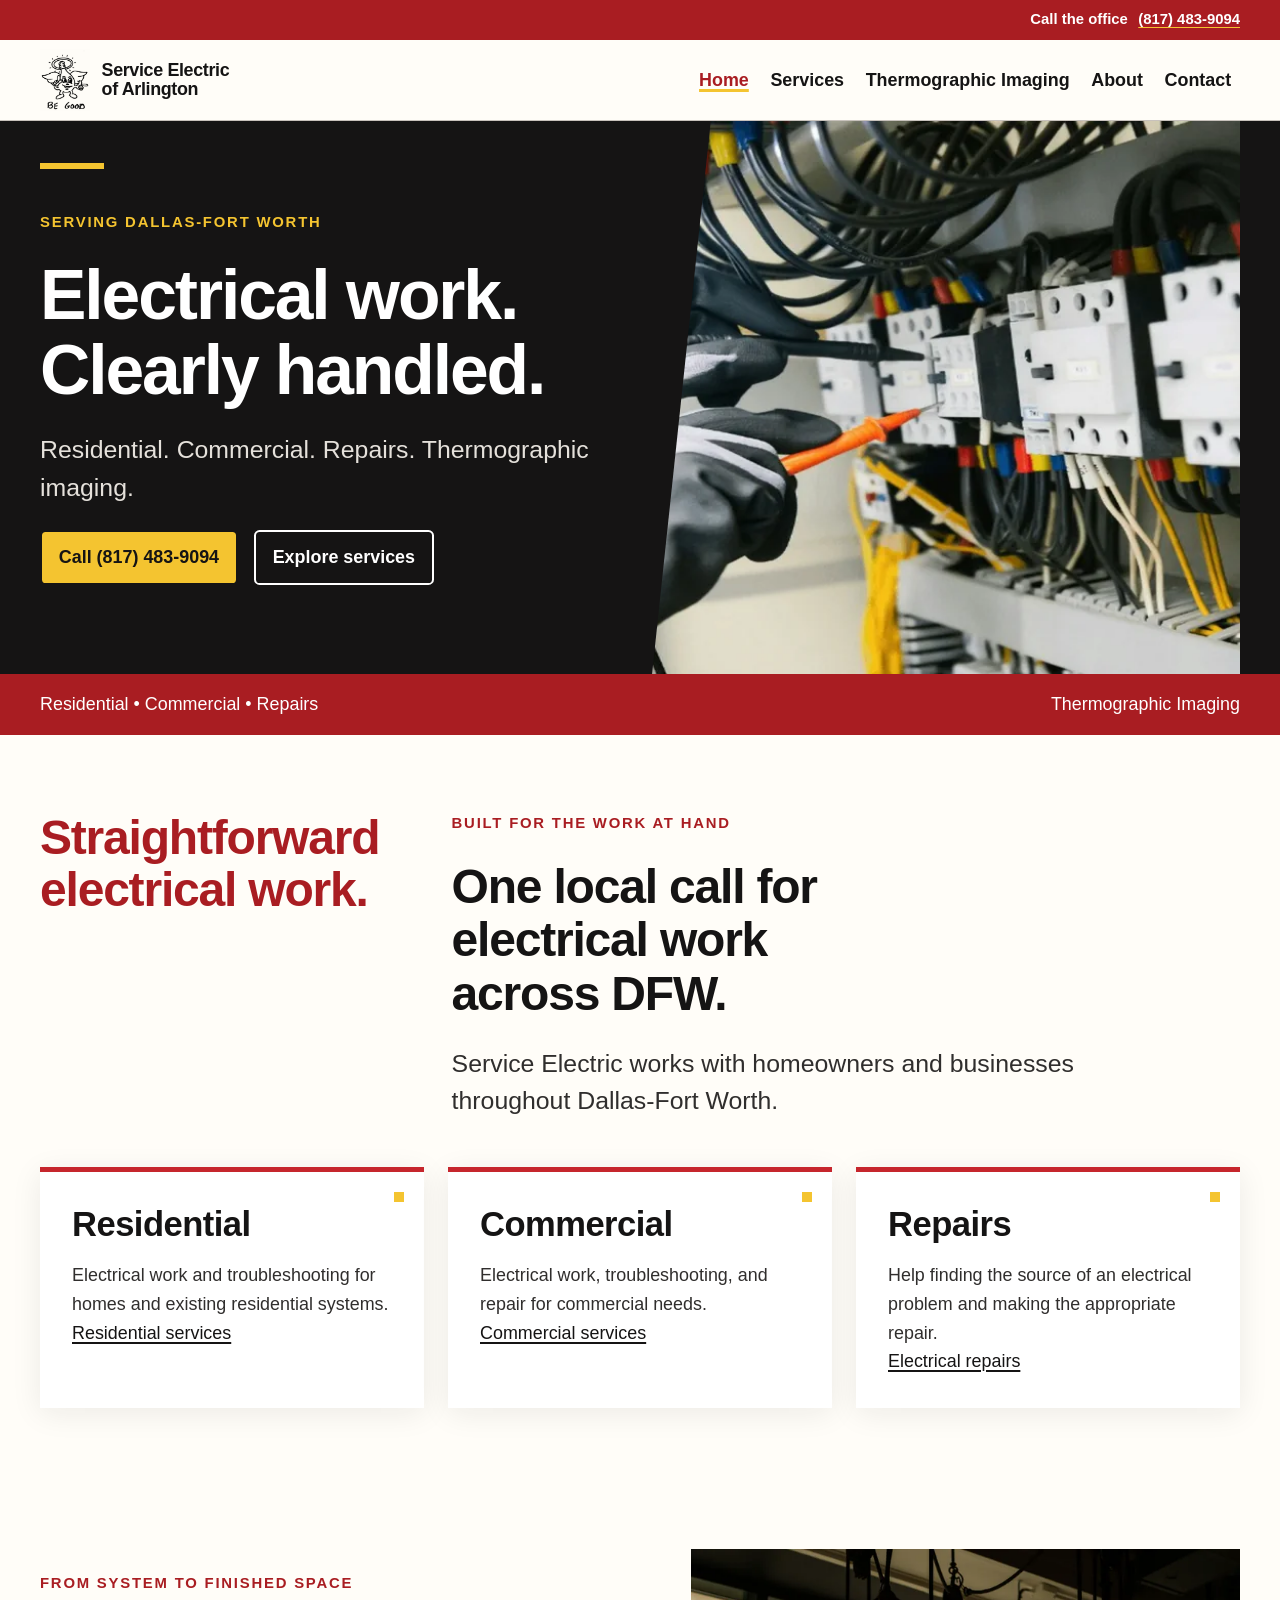
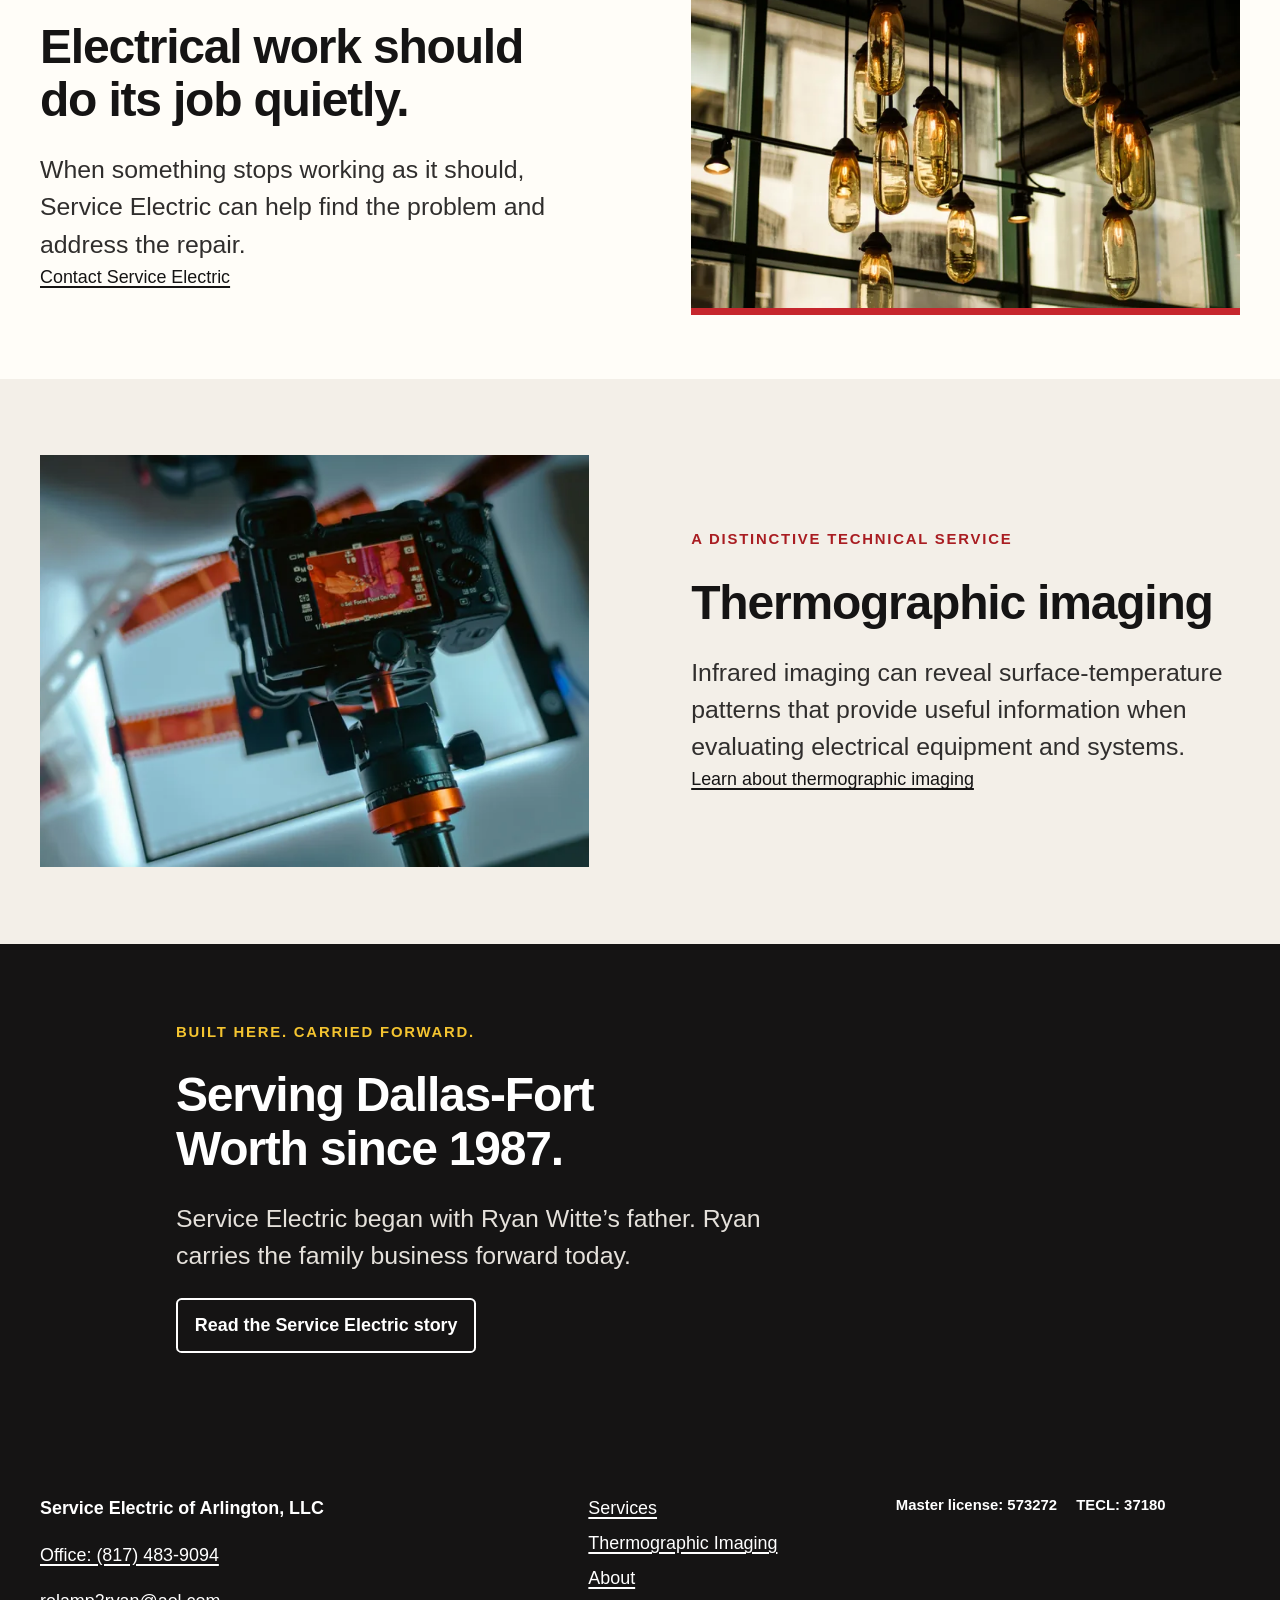
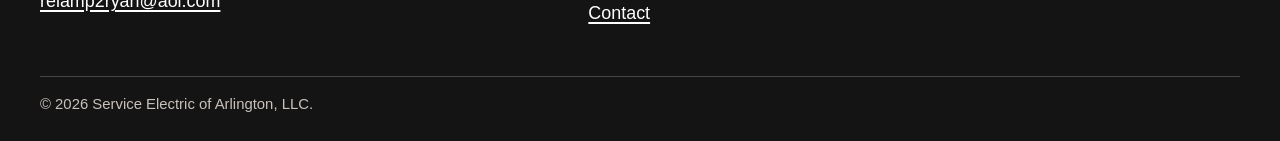
<file: index.html>
<!doctype html>
<html lang="en">
<head>
  <meta charset="utf-8"><meta name="viewport" content="width=device-width, initial-scale=1">
  <title>DFW Electrical Contractor | Service Electric of Arlington</title>
  <meta name="description" content="Service Electric of Arlington, LLC serves Dallas-Fort Worth with residential and commercial electrical work, repairs, and thermographic imaging.">
  <link rel="canonical" href="https://service-electric.example.invalid/" data-placeholder="Replace with verified production URL">
  <meta property="og:type" content="website"><meta property="og:title" content="Service Electric of Arlington, LLC"><meta property="og:description" content="Residential. Commercial. Repairs. Thermographic imaging. Serving Dallas-Fort Worth."><meta property="og:url" content="https://service-electric.example.invalid/" data-placeholder="Replace with verified production URL"><meta property="og:image" content="https://service-electric.example.invalid/assets/optimized/images/service-electric-logo-640.webp" data-placeholder="Replace origin before launch">
  <meta name="twitter:card" content="summary"><meta name="twitter:title" content="Service Electric of Arlington, LLC"><meta name="twitter:description" content="Residential. Commercial. Repairs. Thermographic imaging."><meta name="twitter:image" content="https://service-electric.example.invalid/assets/optimized/images/service-electric-logo-640.webp" data-placeholder="Replace origin before launch">
  <link rel="icon" href="assets/optimized/images/service-electric-logo-160.webp" type="image/webp"><link rel="stylesheet" href="assets/optimized/css/tokens.css"><link rel="stylesheet" href="assets/optimized/css/base.css"><link rel="stylesheet" href="assets/optimized/css/components.css"><link rel="stylesheet" href="assets/optimized/css/pages.css"><script src="assets/optimized/js/navigation.js" defer></script>
  <script type="application/ld+json">{"@context":"https://schema.org","@type":"Electrician","name":"Service Electric of Arlington, LLC","description":"Residential and commercial electrical work, repairs, and thermographic imaging throughout Dallas-Fort Worth.","foundingDate":"1987","telephone":"+1-817-483-9094","email":"relamp2ryan@aol.com","address":{"@type":"PostalAddress","addressLocality":"Arlington","addressRegion":"TX","addressCountry":"US"},"areaServed":"Dallas-Fort Worth","identifier":[{"@type":"PropertyValue","name":"Master license","value":"573272"},{"@type":"PropertyValue","name":"Texas Electrical Contractor License","value":"37180"}]}</script>
</head>
<body><a class="skip-link" href="#main">Skip to main content</a>
<header class="site-header"><div class="contact-bar"><div class="shell contact-bar__inner"><span>Call the office</span><a href="tel:+18174839094">(817) 483-9094</a></div></div><div class="shell nav-wrap"><a class="brand" href="index.html" aria-label="Service Electric of Arlington home"><img src="assets/optimized/images/service-electric-logo-160.webp" width="160" height="199" alt=""><span>Service Electric<br>of Arlington</span></a><button class="nav-toggle" type="button" data-nav-toggle aria-expanded="false" aria-controls="site-navigation">Menu</button><nav class="site-nav" id="site-navigation" data-navigation data-open="false" aria-label="Primary"><ul><li><a href="index.html" aria-current="page">Home</a></li><li><a href="services.html">Services</a></li><li><a href="thermographic-imaging.html">Thermographic Imaging</a></li><li><a href="about.html">About</a></li><li><a href="contact.html">Contact</a></li></ul></nav></div></header>
<main id="main">
  <section class="hero"><div class="shell hero__grid"><div class="hero__copy stack"><p class="eyebrow">Serving Dallas-Fort Worth</p><h1>Electrical work. Clearly handled.</h1><p class="kicker">Residential. Commercial. Repairs. Thermographic imaging.</p><div class="button-row"><a class="button" href="tel:+18174839094">Call (817) 483-9094</a><a class="button button--outline" href="services.html">Explore services</a></div></div><picture class="hero__media"><source srcset="assets/optimized/images/hero-electrical-720.webp 720w, assets/optimized/images/hero-electrical-1200.webp 1200w, assets/optimized/images/hero-electrical-1600.webp 1600w" sizes="(min-width: 768px) 50vw, 100vw"><img src="assets/optimized/images/hero-electrical-1200.webp" width="1200" height="900" alt="Electrical work at a breaker panel" fetchpriority="high"></picture></div></section>
  <div class="meta-strip"><div class="shell meta-strip__inner"><p>Residential <span aria-hidden="true">&bull;</span> Commercial <span aria-hidden="true">&bull;</span> Repairs</p><p>Thermographic Imaging</p></div></div>
  <section class="section"><div class="shell"><div class="home-proof"><p class="home-proof__mark">Straightforward<br>electrical work.</p><div class="stack reading"><p class="eyebrow">Built for the work at hand</p><h2>One local call for electrical work across DFW.</h2><p class="kicker">Service Electric works with homeowners and businesses throughout Dallas-Fort Worth.</p></div></div><div class="cards"><article class="card"><h3>Residential</h3><p>Electrical work and troubleshooting for homes and existing residential systems.</p><a href="services.html#residential">Residential services</a></article><article class="card"><h3>Commercial</h3><p>Electrical work, troubleshooting, and repair for commercial needs.</p><a href="services.html#commercial">Commercial services</a></article><article class="card"><h3>Repairs</h3><p>Help finding the source of an electrical problem and making the appropriate repair.</p><a href="services.html#repairs">Electrical repairs</a></article></div></div></section>
  <section class="section section--compact"><div class="shell media-split"><div class="stack"><p class="eyebrow">From system to finished space</p><h2>Electrical work should do its job quietly.</h2><p class="kicker">When something stops working as it should, Service Electric can help find the problem and address the repair.</p><a href="contact.html">Contact Service Electric</a></div><div class="wide-photo"><picture><source srcset="assets/optimized/images/finished-lighting-720.webp 720w, assets/optimized/images/finished-lighting-1200.webp 1200w, assets/optimized/images/finished-lighting-1800.webp 1800w" sizes="(min-width: 768px) 48vw, 100vw"><img src="assets/optimized/images/finished-lighting-1200.webp" width="1200" height="800" alt="Warm pendant lighting in a finished interior" loading="lazy"></picture></div></div></section>
  <section class="section section--paper-deep"><div class="shell media-split"><div class="media-frame"><picture><source srcset="assets/optimized/images/thermal-camera-640.webp 640w, assets/optimized/images/thermal-camera-960.webp 960w, assets/optimized/images/thermal-camera-1440.webp 1440w" sizes="(min-width: 768px) 45vw, 100vw"><img src="assets/optimized/images/thermal-camera-960.webp" width="960" height="720" alt="Thermal imaging camera positioned near electrical equipment" loading="lazy"></picture></div><div class="stack"><p class="eyebrow">A distinctive technical service</p><h2>Thermographic imaging</h2><p class="kicker">Infrared imaging can reveal surface-temperature patterns that provide useful information when evaluating electrical equipment and systems.</p><a href="thermographic-imaging.html">Learn about thermographic imaging</a></div></div></section>
  <section class="section identity-section"><div class="shell history-invite"><p class="eyebrow">Built here. Carried forward.</p><h2>Serving Dallas-Fort Worth since 1987.</h2><p class="kicker">Service Electric began with Ryan Witte&rsquo;s father. Ryan carries the family business forward today.</p><a class="button button--outline" href="about.html">Read the Service Electric story</a></div></section>
</main>
<footer class="footer"><div class="shell"><div class="footer__grid"><div class="footer-contact"><strong>Service Electric of Arlington, LLC</strong><a href="tel:+18174839094">Office: (817) 483-9094</a><a href="mailto:relamp2ryan@aol.com">relamp2ryan@aol.com</a></div><nav aria-label="Footer"><ul><li><a href="services.html">Services</a></li><li><a href="thermographic-imaging.html">Thermographic Imaging</a></li><li><a href="about.html">About</a></li><li><a href="contact.html">Contact</a></li></ul></nav><div class="license-line"><span>Master license: 573272</span><span>TECL: 37180</span></div></div><p class="footer__bottom">&copy; <span id="copyright-year">2026</span> Service Electric of Arlington, LLC.</p></div></footer>
</body></html>
</file>
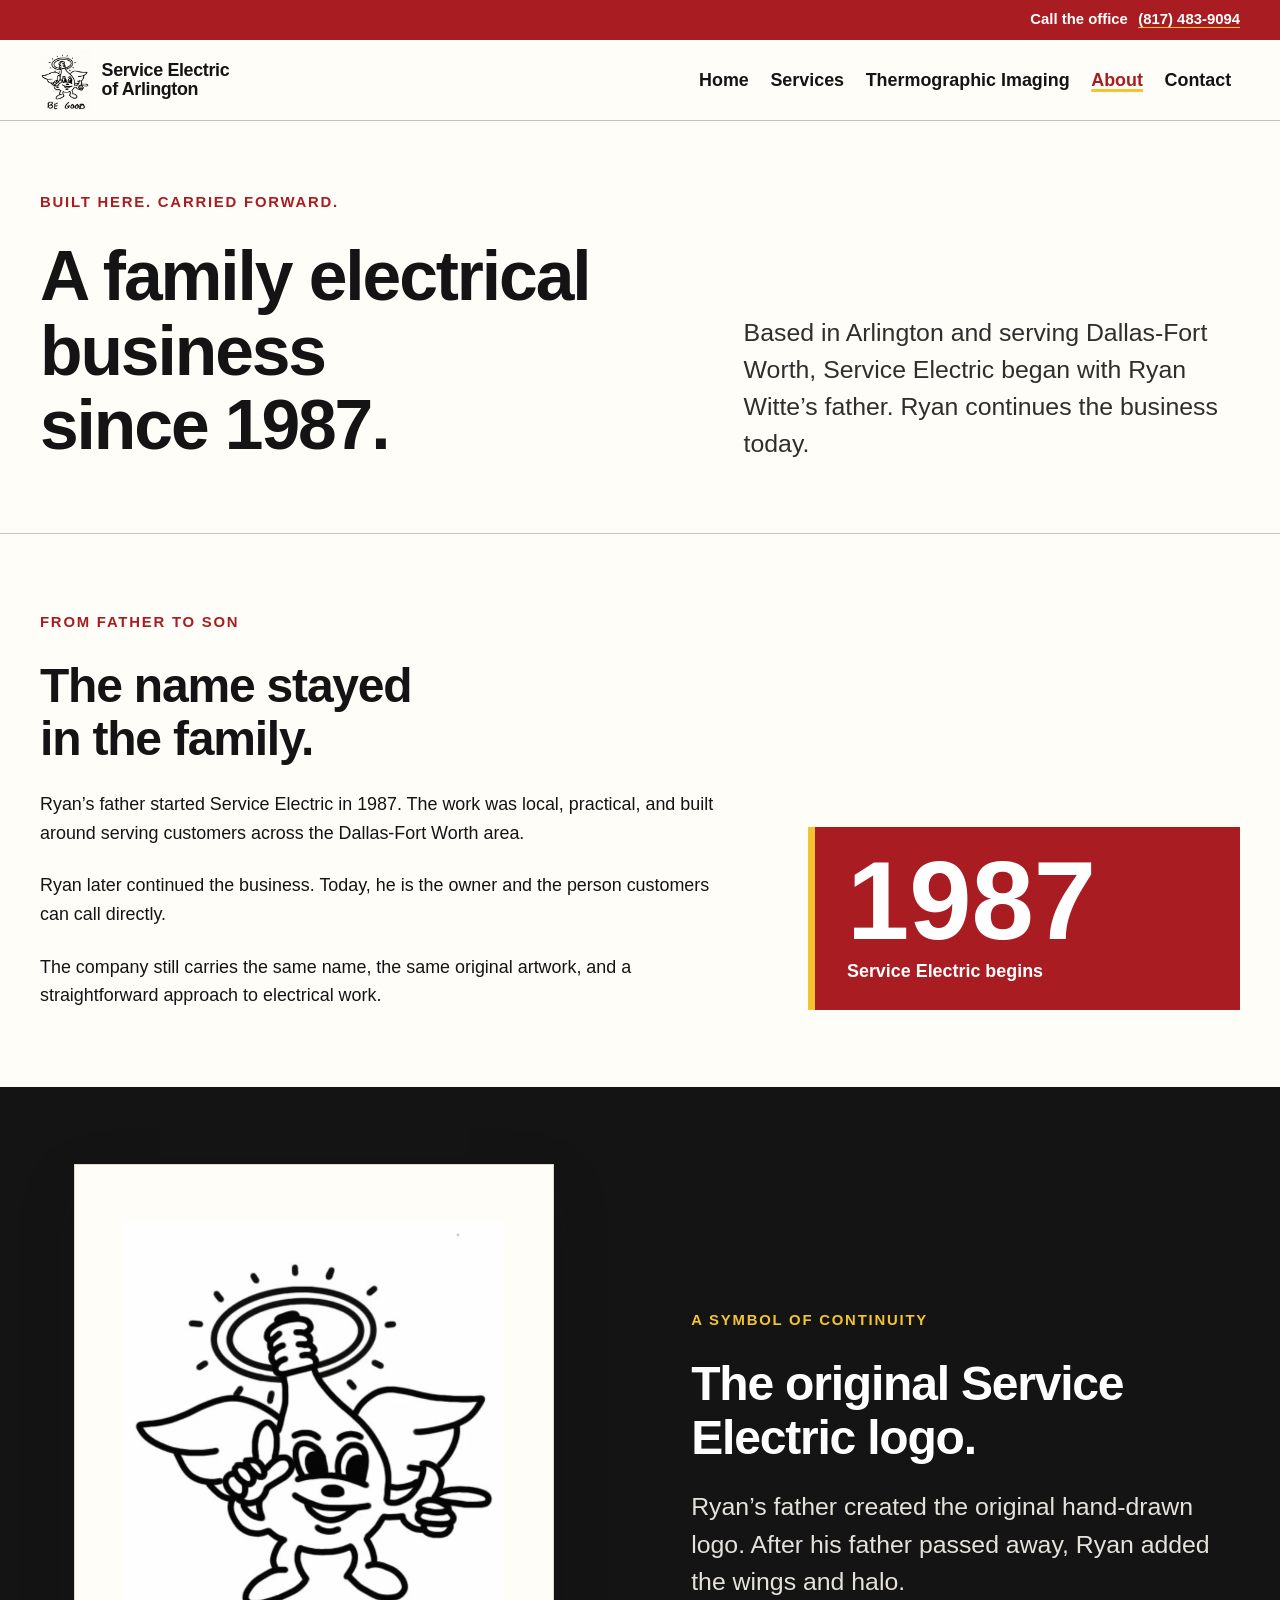
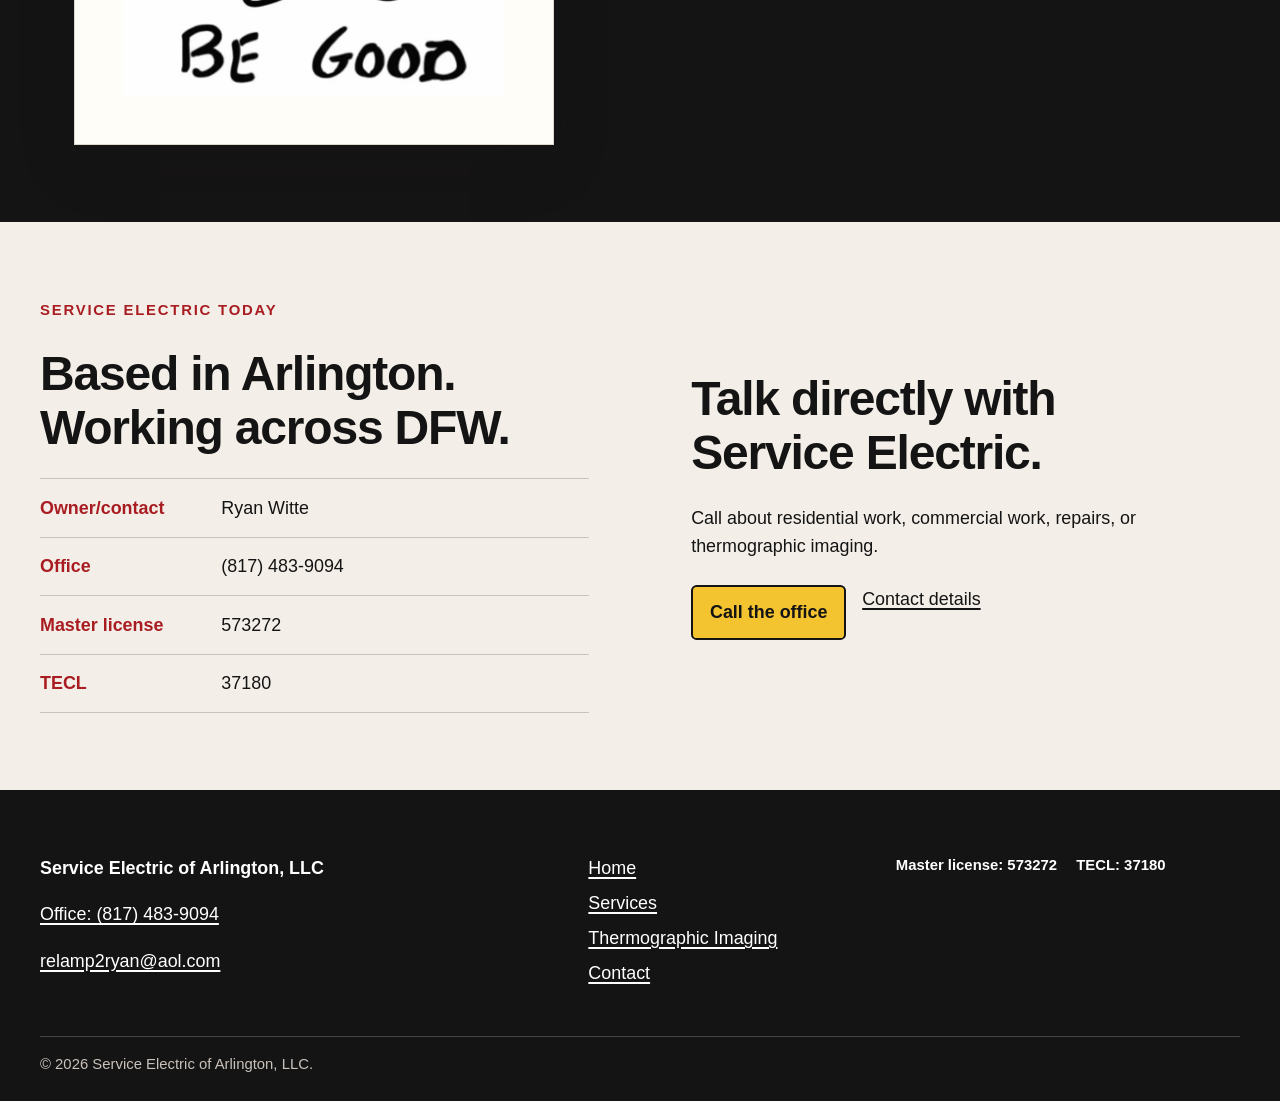
<file: about.html>
<!doctype html>
<html lang="en">
<head>
  <meta charset="utf-8"><meta name="viewport" content="width=device-width, initial-scale=1">
  <title>About Service Electric of Arlington | Serving DFW Since 1987</title>
  <meta name="description" content="Service Electric is a family electrical business based in Arlington and serving Dallas-Fort Worth since 1987, now continued by Ryan Witte.">
  <link rel="canonical" href="https://service-electric.example.invalid/about.html" data-placeholder="Replace with verified production URL">
  <meta property="og:type" content="website"><meta property="og:title" content="About Service Electric of Arlington"><meta property="og:description" content="A family electrical business serving Dallas-Fort Worth since 1987."><meta property="og:url" content="https://service-electric.example.invalid/about.html" data-placeholder="Replace before launch"><meta property="og:image" content="https://service-electric.example.invalid/assets/optimized/images/service-electric-logo-640.webp" data-placeholder="Replace origin before launch">
  <meta name="twitter:card" content="summary"><meta name="twitter:title" content="About Service Electric of Arlington"><meta name="twitter:description" content="A family electrical business serving Dallas-Fort Worth since 1987.">
  <link rel="icon" href="assets/optimized/images/service-electric-logo-160.webp" type="image/webp"><link rel="stylesheet" href="assets/optimized/css/tokens.css"><link rel="stylesheet" href="assets/optimized/css/base.css"><link rel="stylesheet" href="assets/optimized/css/components.css"><link rel="stylesheet" href="assets/optimized/css/pages.css"><script src="assets/optimized/js/navigation.js" defer></script>
  <script type="application/ld+json">{"@context":"https://schema.org","@type":"AboutPage","name":"About Service Electric of Arlington, LLC","about":{"@type":"Electrician","name":"Service Electric of Arlington, LLC","foundingDate":"1987","telephone":"+1-817-483-9094","email":"relamp2ryan@aol.com","areaServed":"Dallas-Fort Worth","employee":{"@type":"Person","name":"Ryan Witte"}}}</script>
</head>
<body><a class="skip-link" href="#main">Skip to main content</a>
<header class="site-header"><div class="contact-bar"><div class="shell contact-bar__inner"><span>Call the office</span><a href="tel:+18174839094">(817) 483-9094</a></div></div><div class="shell nav-wrap"><a class="brand" href="index.html" aria-label="Service Electric of Arlington home"><img src="assets/optimized/images/service-electric-logo-160.webp" width="160" height="199" alt=""><span>Service Electric<br>of Arlington</span></a><button class="nav-toggle" type="button" data-nav-toggle aria-expanded="false" aria-controls="site-navigation">Menu</button><nav class="site-nav" id="site-navigation" data-navigation data-open="false" aria-label="Primary"><ul><li><a href="index.html">Home</a></li><li><a href="services.html">Services</a></li><li><a href="thermographic-imaging.html">Thermographic Imaging</a></li><li><a href="about.html" aria-current="page">About</a></li><li><a href="contact.html">Contact</a></li></ul></nav></div></header>
<main id="main">
  <header class="page-intro"><div class="shell page-intro__grid"><div class="stack"><p class="eyebrow">Built here. Carried forward.</p><h1>A family electrical business since 1987.</h1></div><p class="kicker">Based in Arlington and serving Dallas-Fort Worth, Service Electric began with Ryan Witte&rsquo;s father. Ryan continues the business today.</p></div></header>
  <section class="section"><div class="shell story-grid"><div class="stack reading"><p class="eyebrow">From father to son</p><h2>The name stayed in the family.</h2><p>Ryan&rsquo;s father started Service Electric in 1987. The work was local, practical, and built around serving customers across the Dallas-Fort Worth area.</p><p>Ryan later continued the business. Today, he is the owner and the person customers can call directly.</p><p>The company still carries the same name, the same original artwork, and a straightforward approach to electrical work.</p></div><aside class="history-year" aria-label="Service Electric founding year"><strong>1987</strong><span>Service Electric begins</span></aside></div></section>
  <section class="section identity-section"><div class="shell media-split"><div class="artwork-panel"><img class="about-logo" src="assets/optimized/images/service-electric-logo-640.webp" width="640" height="797" alt="Original Service Electric artwork with wings, halo, and the words BE GOOD"></div><div class="stack"><p class="eyebrow">A symbol of continuity</p><h2>The original Service Electric logo.</h2><p class="kicker">Ryan&rsquo;s father created the original hand-drawn logo. After his father passed away, Ryan added the wings and halo.</p></div></div></section>
  <section class="section section--paper-deep"><div class="shell media-split"><div class="stack"><p class="eyebrow">Service Electric today</p><h2>Based in Arlington. Working across DFW.</h2><ul class="fact-list"><li><strong>Owner/contact</strong><span>Ryan Witte</span></li><li><strong>Office</strong><span>(817) 483-9094</span></li><li><strong>Master license</strong><span>573272</span></li><li><strong>TECL</strong><span>37180</span></li></ul></div><div class="stack"><h2>Talk directly with Service Electric.</h2><p>Call about residential work, commercial work, repairs, or thermographic imaging.</p><div class="contact-actions"><a class="button" href="tel:+18174839094">Call the office</a><a href="contact.html">Contact details</a></div></div></div></section>
</main>
<footer class="footer"><div class="shell"><div class="footer__grid"><div class="footer-contact"><strong>Service Electric of Arlington, LLC</strong><a href="tel:+18174839094">Office: (817) 483-9094</a><a href="mailto:relamp2ryan@aol.com">relamp2ryan@aol.com</a></div><nav aria-label="Footer"><ul><li><a href="index.html">Home</a></li><li><a href="services.html">Services</a></li><li><a href="thermographic-imaging.html">Thermographic Imaging</a></li><li><a href="contact.html">Contact</a></li></ul></nav><div class="license-line"><span>Master license: 573272</span><span>TECL: 37180</span></div></div><p class="footer__bottom">&copy; 2026 Service Electric of Arlington, LLC.</p></div></footer>
</body></html>
</file>
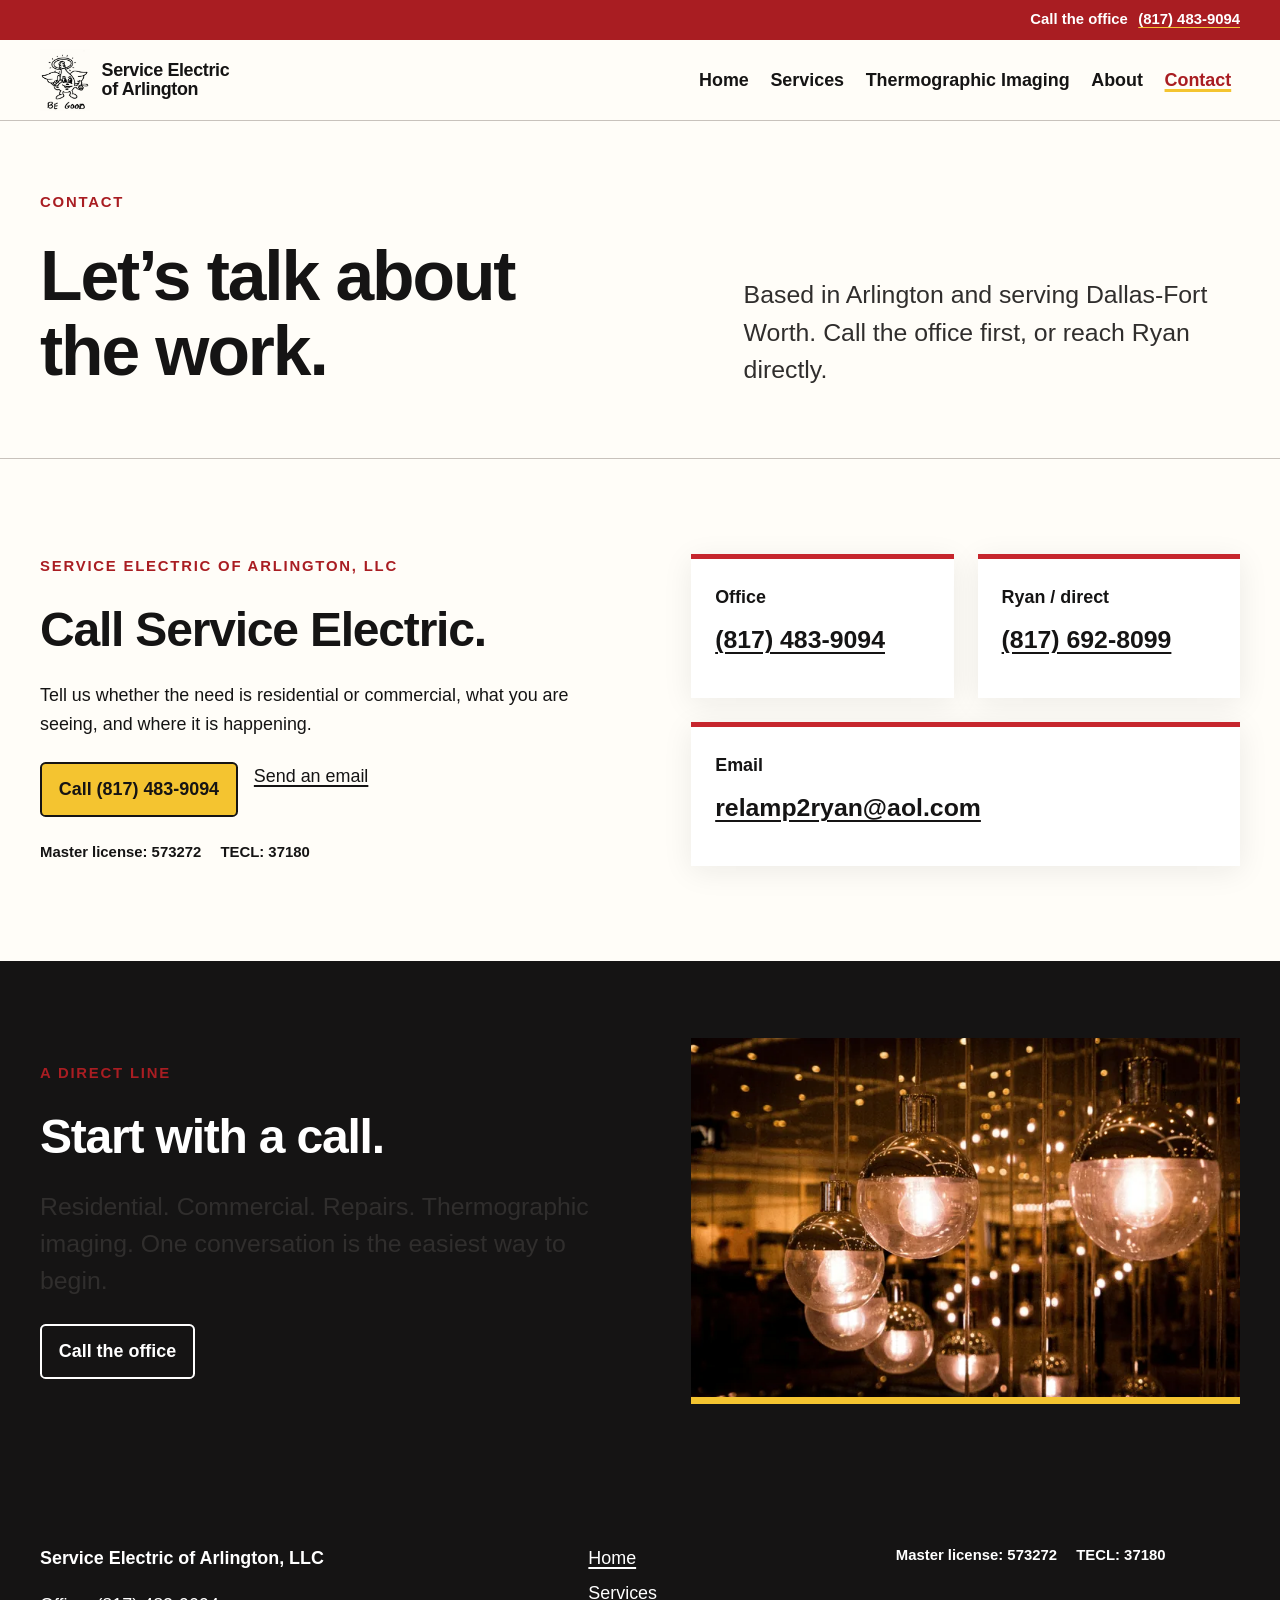
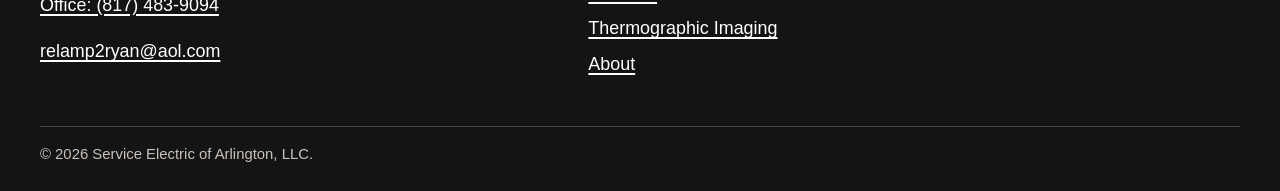
<file: contact.html>
<!doctype html>
<html lang="en">
<head>
  <meta charset="utf-8"><meta name="viewport" content="width=device-width, initial-scale=1">
  <title>Contact Service Electric of Arlington, LLC</title>
  <meta name="description" content="Call Service Electric at (817) 483-9094 for residential, commercial, repair, or thermographic imaging needs across Dallas-Fort Worth.">
  <link rel="canonical" href="https://service-electric.example.invalid/contact.html" data-placeholder="Replace with verified production URL">
  <meta property="og:type" content="website"><meta property="og:title" content="Contact Service Electric of Arlington"><meta property="og:description" content="Call the office at (817) 483-9094 or contact Ryan Witte directly."><meta property="og:url" content="https://service-electric.example.invalid/contact.html" data-placeholder="Replace before launch"><meta property="og:image" content="https://service-electric.example.invalid/assets/optimized/images/service-electric-logo-640.webp" data-placeholder="Replace origin before launch">
  <meta name="twitter:card" content="summary"><meta name="twitter:title" content="Contact Service Electric of Arlington"><meta name="twitter:description" content="Call the office at (817) 483-9094 or email Service Electric.">
  <link rel="icon" href="assets/optimized/images/service-electric-logo-160.webp" type="image/webp"><link rel="stylesheet" href="assets/optimized/css/tokens.css"><link rel="stylesheet" href="assets/optimized/css/base.css"><link rel="stylesheet" href="assets/optimized/css/components.css"><link rel="stylesheet" href="assets/optimized/css/pages.css"><script src="assets/optimized/js/navigation.js" defer></script>
  <script type="application/ld+json">{"@context":"https://schema.org","@type":"ContactPage","name":"Contact Service Electric of Arlington, LLC","about":{"@type":"Electrician","name":"Service Electric of Arlington, LLC","foundingDate":"1987","telephone":"+1-817-483-9094","email":"relamp2ryan@aol.com","address":{"@type":"PostalAddress","addressLocality":"Arlington","addressRegion":"TX","addressCountry":"US"},"areaServed":"Dallas-Fort Worth","identifier":[{"@type":"PropertyValue","name":"Master license","value":"573272"},{"@type":"PropertyValue","name":"Texas Electrical Contractor License","value":"37180"}]}}</script>
</head>
<body><a class="skip-link" href="#main">Skip to main content</a>
<header class="site-header"><div class="contact-bar"><div class="shell contact-bar__inner"><span>Call the office</span><a href="tel:+18174839094">(817) 483-9094</a></div></div><div class="shell nav-wrap"><a class="brand" href="index.html" aria-label="Service Electric of Arlington home"><img src="assets/optimized/images/service-electric-logo-160.webp" width="160" height="199" alt=""><span>Service Electric<br>of Arlington</span></a><button class="nav-toggle" type="button" data-nav-toggle aria-expanded="false" aria-controls="site-navigation">Menu</button><nav class="site-nav" id="site-navigation" data-navigation data-open="false" aria-label="Primary"><ul><li><a href="index.html">Home</a></li><li><a href="services.html">Services</a></li><li><a href="thermographic-imaging.html">Thermographic Imaging</a></li><li><a href="about.html">About</a></li><li><a href="contact.html" aria-current="page">Contact</a></li></ul></nav></div></header>
<main id="main">
  <header class="page-intro"><div class="shell page-intro__grid"><div class="stack"><p class="eyebrow">Contact</p><h1>Let&rsquo;s talk about the work.</h1></div><p class="kicker">Based in Arlington and serving Dallas-Fort Worth. Call the office first, or reach Ryan directly.</p></div></header>
  <section class="section"><div class="shell media-split"><div class="stack"><p class="eyebrow">Service Electric of Arlington, LLC</p><h2>Call Service Electric.</h2><p>Tell us whether the need is residential or commercial, what you are seeing, and where it is happening.</p><div class="contact-actions"><a class="button" href="tel:+18174839094">Call (817) 483-9094</a><a href="mailto:relamp2ryan@aol.com">Send an email</a></div><div class="license-line"><span>Master license: 573272</span><span>TECL: 37180</span></div></div><dl class="contact-grid"><div class="contact-slot contact-slot--primary"><dt>Office</dt><dd><a class="contact-link" href="tel:+18174839094">(817) 483-9094</a></dd></div><div class="contact-slot contact-slot--primary"><dt>Ryan / direct</dt><dd><a class="contact-link" href="tel:+18176928099">(817) 692-8099</a></dd></div><div class="contact-slot contact-slot--primary contact-slot--wide"><dt>Email</dt><dd><a class="contact-link" href="mailto:relamp2ryan@aol.com">relamp2ryan@aol.com</a></dd></div></dl></div></section>
  <section class="section section--ink contact-finale"><div class="shell media-split"><div class="stack reading"><p class="eyebrow">A direct line</p><h2>Start with a call.</h2><p class="kicker">Residential. Commercial. Repairs. Thermographic imaging. One conversation is the easiest way to begin.</p><a class="button button--outline" href="tel:+18174839094">Call the office</a></div><div class="wide-photo"><picture><source srcset="assets/optimized/images/contact-lighting-720.webp 720w, assets/optimized/images/contact-lighting-1200.webp 1200w, assets/optimized/images/contact-lighting-1800.webp 1800w" sizes="(min-width: 768px) 48vw, 100vw"><img src="assets/optimized/images/contact-lighting-1200.webp" width="1200" height="800" alt="Warm lights reflected in a finished interior" loading="lazy"></picture></div></div></section>
</main>
<footer class="footer"><div class="shell"><div class="footer__grid"><div class="footer-contact"><strong>Service Electric of Arlington, LLC</strong><a href="tel:+18174839094">Office: (817) 483-9094</a><a href="mailto:relamp2ryan@aol.com">relamp2ryan@aol.com</a></div><nav aria-label="Footer"><ul><li><a href="index.html">Home</a></li><li><a href="services.html">Services</a></li><li><a href="thermographic-imaging.html">Thermographic Imaging</a></li><li><a href="about.html">About</a></li></ul></nav><div class="license-line"><span>Master license: 573272</span><span>TECL: 37180</span></div></div><p class="footer__bottom">&copy; 2026 Service Electric of Arlington, LLC.</p></div></footer>
</body></html>
</file>
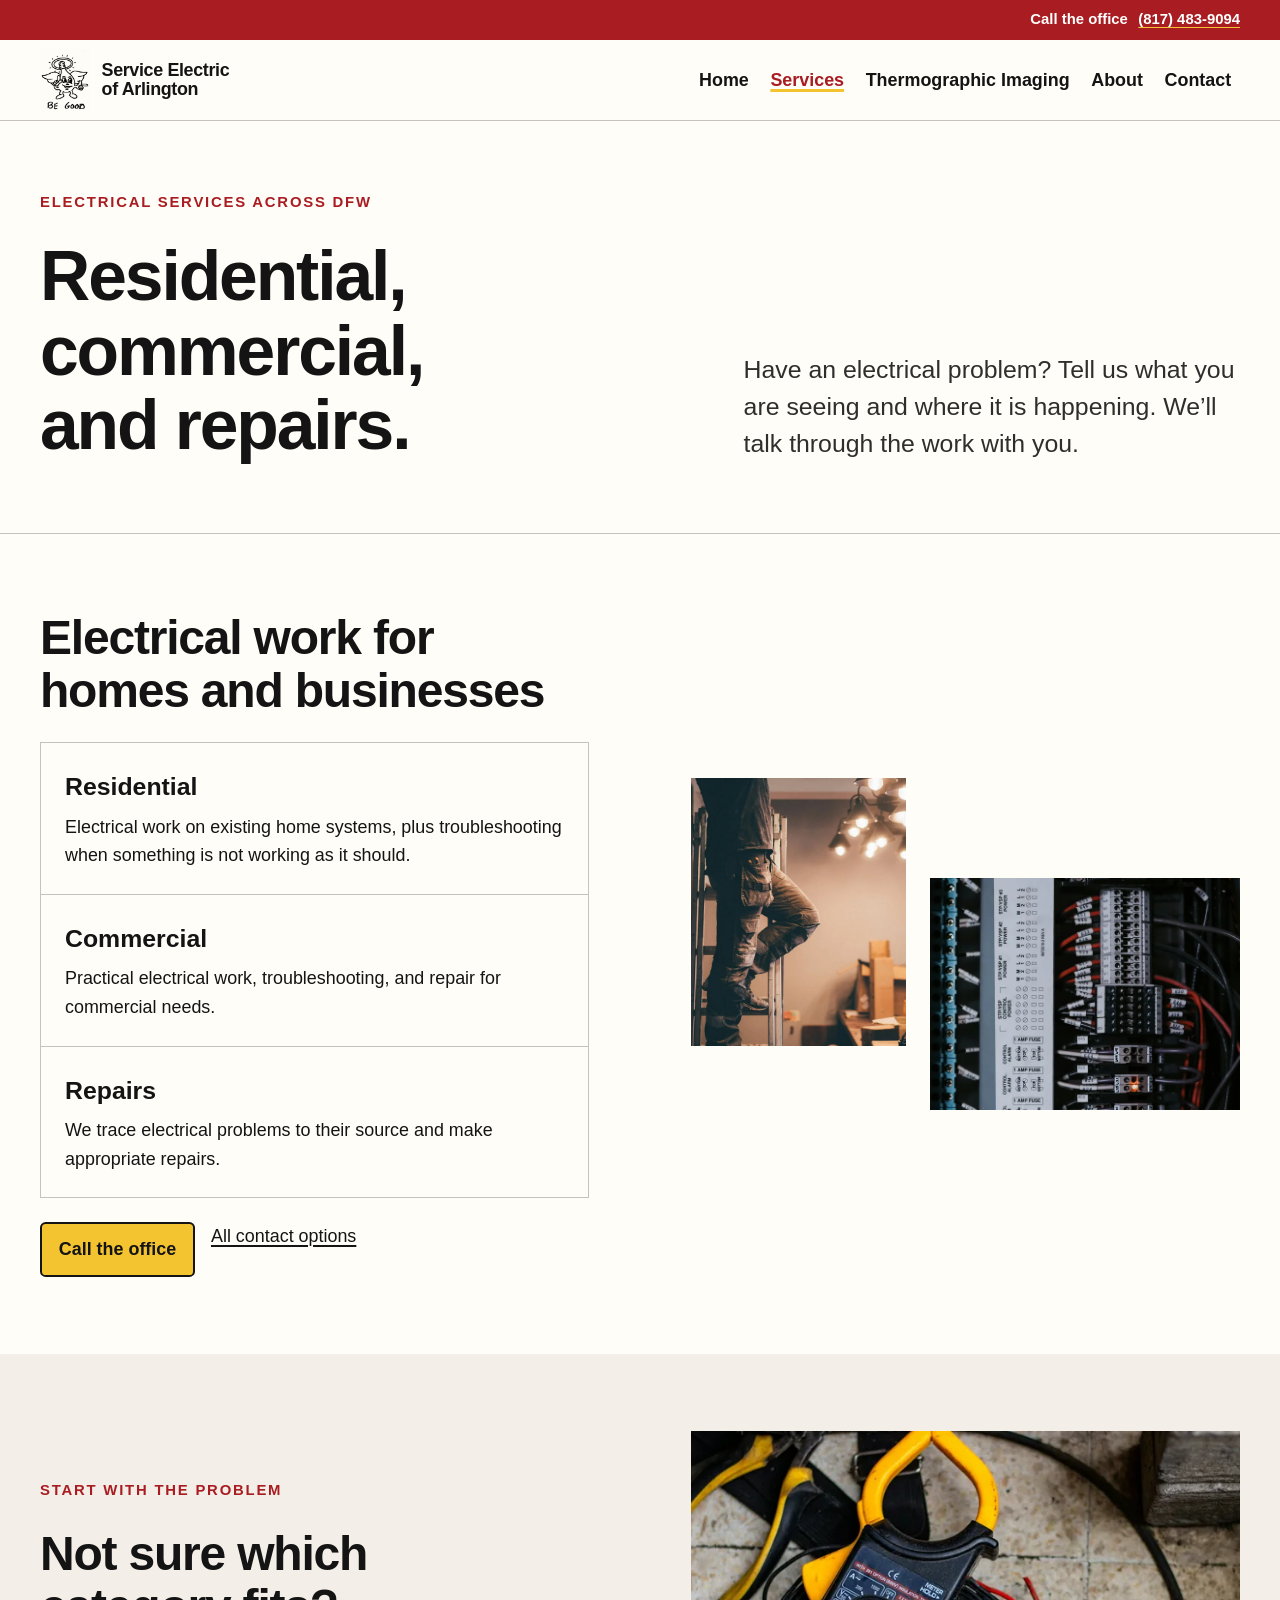
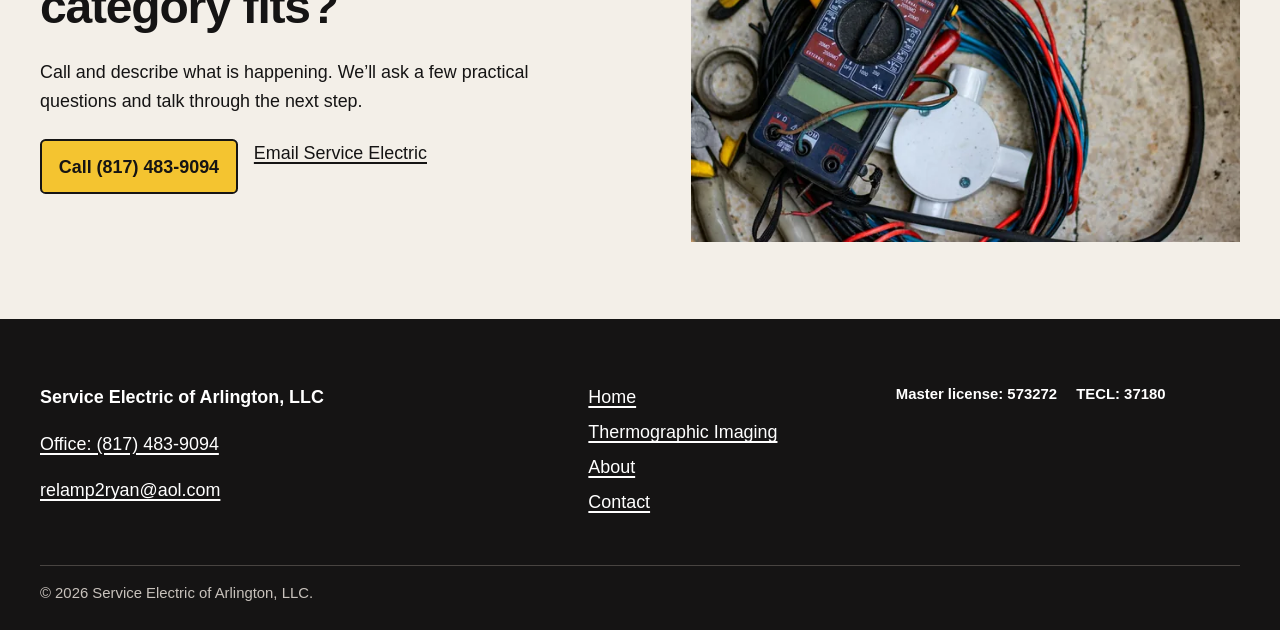
<file: services.html>
<!doctype html>
<html lang="en">
<head>
  <meta charset="utf-8">
  <meta name="viewport" content="width=device-width, initial-scale=1">
  <title>Residential &amp; Commercial Electrical Services | DFW</title>
  <meta name="description" content="Residential and commercial electrical work, troubleshooting, and repairs across Dallas-Fort Worth from Service Electric of Arlington, LLC.">
  <link rel="canonical" href="https://service-electric.example.invalid/services.html" data-placeholder="Replace with verified production URL">
  <meta property="og:type" content="website"><meta property="og:title" content="Electrical Services | Service Electric of Arlington"><meta property="og:description" content="Residential and commercial electrical work, troubleshooting, and repairs across Dallas-Fort Worth."><meta property="og:url" content="https://service-electric.example.invalid/services.html" data-placeholder="Replace before launch"><meta property="og:image" content="https://service-electric.example.invalid/assets/optimized/images/service-electric-logo-640.webp" data-placeholder="Replace origin before launch">
  <meta name="twitter:card" content="summary"><meta name="twitter:title" content="Electrical Services | Service Electric"><meta name="twitter:description" content="Residential and commercial electrical work, troubleshooting, and repairs across DFW.">
  <link rel="icon" href="assets/optimized/images/service-electric-logo-160.webp" type="image/webp">
  <link rel="stylesheet" href="assets/optimized/css/tokens.css"><link rel="stylesheet" href="assets/optimized/css/base.css"><link rel="stylesheet" href="assets/optimized/css/components.css"><link rel="stylesheet" href="assets/optimized/css/pages.css"><script src="assets/optimized/js/navigation.js" defer></script>
  <script type="application/ld+json">{"@context":"https://schema.org","@type":"WebPage","name":"Residential and Commercial Electrical Services","description":"Residential electrical work, commercial electrical work, troubleshooting, and repairs across Dallas-Fort Worth.","about":{"@type":"Electrician","name":"Service Electric of Arlington, LLC","telephone":"+1-817-483-9094","email":"relamp2ryan@aol.com","areaServed":"Dallas-Fort Worth"}}</script>
</head>
<body><a class="skip-link" href="#main">Skip to main content</a>
<header class="site-header"><div class="contact-bar"><div class="shell contact-bar__inner"><span>Call the office</span><a href="tel:+18174839094">(817) 483-9094</a></div></div><div class="shell nav-wrap"><a class="brand" href="index.html" aria-label="Service Electric of Arlington home"><img src="assets/optimized/images/service-electric-logo-160.webp" width="160" height="199" alt=""><span>Service Electric<br>of Arlington</span></a><button class="nav-toggle" type="button" data-nav-toggle aria-expanded="false" aria-controls="site-navigation">Menu</button><nav class="site-nav" id="site-navigation" data-navigation data-open="false" aria-label="Primary"><ul><li><a href="index.html">Home</a></li><li><a href="services.html" aria-current="page">Services</a></li><li><a href="thermographic-imaging.html">Thermographic Imaging</a></li><li><a href="about.html">About</a></li><li><a href="contact.html">Contact</a></li></ul></nav></div></header>
<main id="main">
  <header class="page-intro"><div class="shell page-intro__grid"><div class="stack"><p class="eyebrow">Electrical services across DFW</p><h1>Residential, commercial, and repairs.</h1></div><p class="kicker">Have an electrical problem? Tell us what you are seeing and where it is happening. We&rsquo;ll talk through the work with you.</p></div></header>
  <section class="section"><div class="shell media-split"><div class="stack"><h2>Electrical work for homes and businesses</h2><ul class="service-list"><li id="residential"><strong>Residential</strong><span>Electrical work on existing home systems, plus troubleshooting when something is not working as it should.</span></li><li id="commercial"><strong>Commercial</strong><span>Practical electrical work, troubleshooting, and repair for commercial needs.</span></li><li id="repairs"><strong>Repairs</strong><span>We trace electrical problems to their source and make appropriate repairs.</span></li></ul><div class="contact-actions"><a class="button" href="tel:+18174839094">Call the office</a><a href="contact.html">All contact options</a></div></div><div class="photo-pair"><picture><source srcset="assets/optimized/images/worker-ladder-560.webp 560w, assets/optimized/images/worker-ladder-880.webp 880w, assets/optimized/images/worker-ladder-1200.webp 1200w" sizes="(min-width: 768px) 19vw, 40vw"><img src="assets/optimized/images/worker-ladder-880.webp" width="880" height="1100" alt="Tradesperson on a ladder in a work setting" loading="lazy"></picture><picture><source srcset="assets/optimized/images/panel-detail-640.webp 640w, assets/optimized/images/panel-detail-960.webp 960w, assets/optimized/images/panel-detail-1440.webp 1440w" sizes="(min-width: 768px) 27vw, 55vw"><img src="assets/optimized/images/panel-detail-960.webp" width="960" height="720" alt="Wiring and breakers inside an electrical panel" loading="lazy"></picture></div></div></section>
  <section class="section section--paper-deep"><div class="shell media-split media-split--reverse"><div class="media-frame"><picture><source srcset="assets/optimized/images/diagnostics-640.webp 640w, assets/optimized/images/diagnostics-960.webp 960w, assets/optimized/images/diagnostics-1440.webp 1440w" sizes="(min-width: 768px) 45vw, 100vw"><img src="assets/optimized/images/diagnostics-960.webp" width="960" height="720" alt="Clamp meter and electrical testing tools on a work surface" loading="lazy"></picture></div><div class="stack"><p class="eyebrow">Start with the problem</p><h2>Not sure which category fits?</h2><p>Call and describe what is happening. We&rsquo;ll ask a few practical questions and talk through the next step.</p><div class="contact-actions"><a class="button" href="tel:+18174839094">Call (817) 483-9094</a><a href="mailto:relamp2ryan@aol.com">Email Service Electric</a></div></div></div></section>
</main>
<footer class="footer"><div class="shell"><div class="footer__grid"><div class="footer-contact"><strong>Service Electric of Arlington, LLC</strong><a href="tel:+18174839094">Office: (817) 483-9094</a><a href="mailto:relamp2ryan@aol.com">relamp2ryan@aol.com</a></div><nav aria-label="Footer"><ul><li><a href="index.html">Home</a></li><li><a href="thermographic-imaging.html">Thermographic Imaging</a></li><li><a href="about.html">About</a></li><li><a href="contact.html">Contact</a></li></ul></nav><div class="license-line"><span>Master license: 573272</span><span>TECL: 37180</span></div></div><p class="footer__bottom">&copy; 2026 Service Electric of Arlington, LLC.</p></div></footer>
</body></html>
</file>
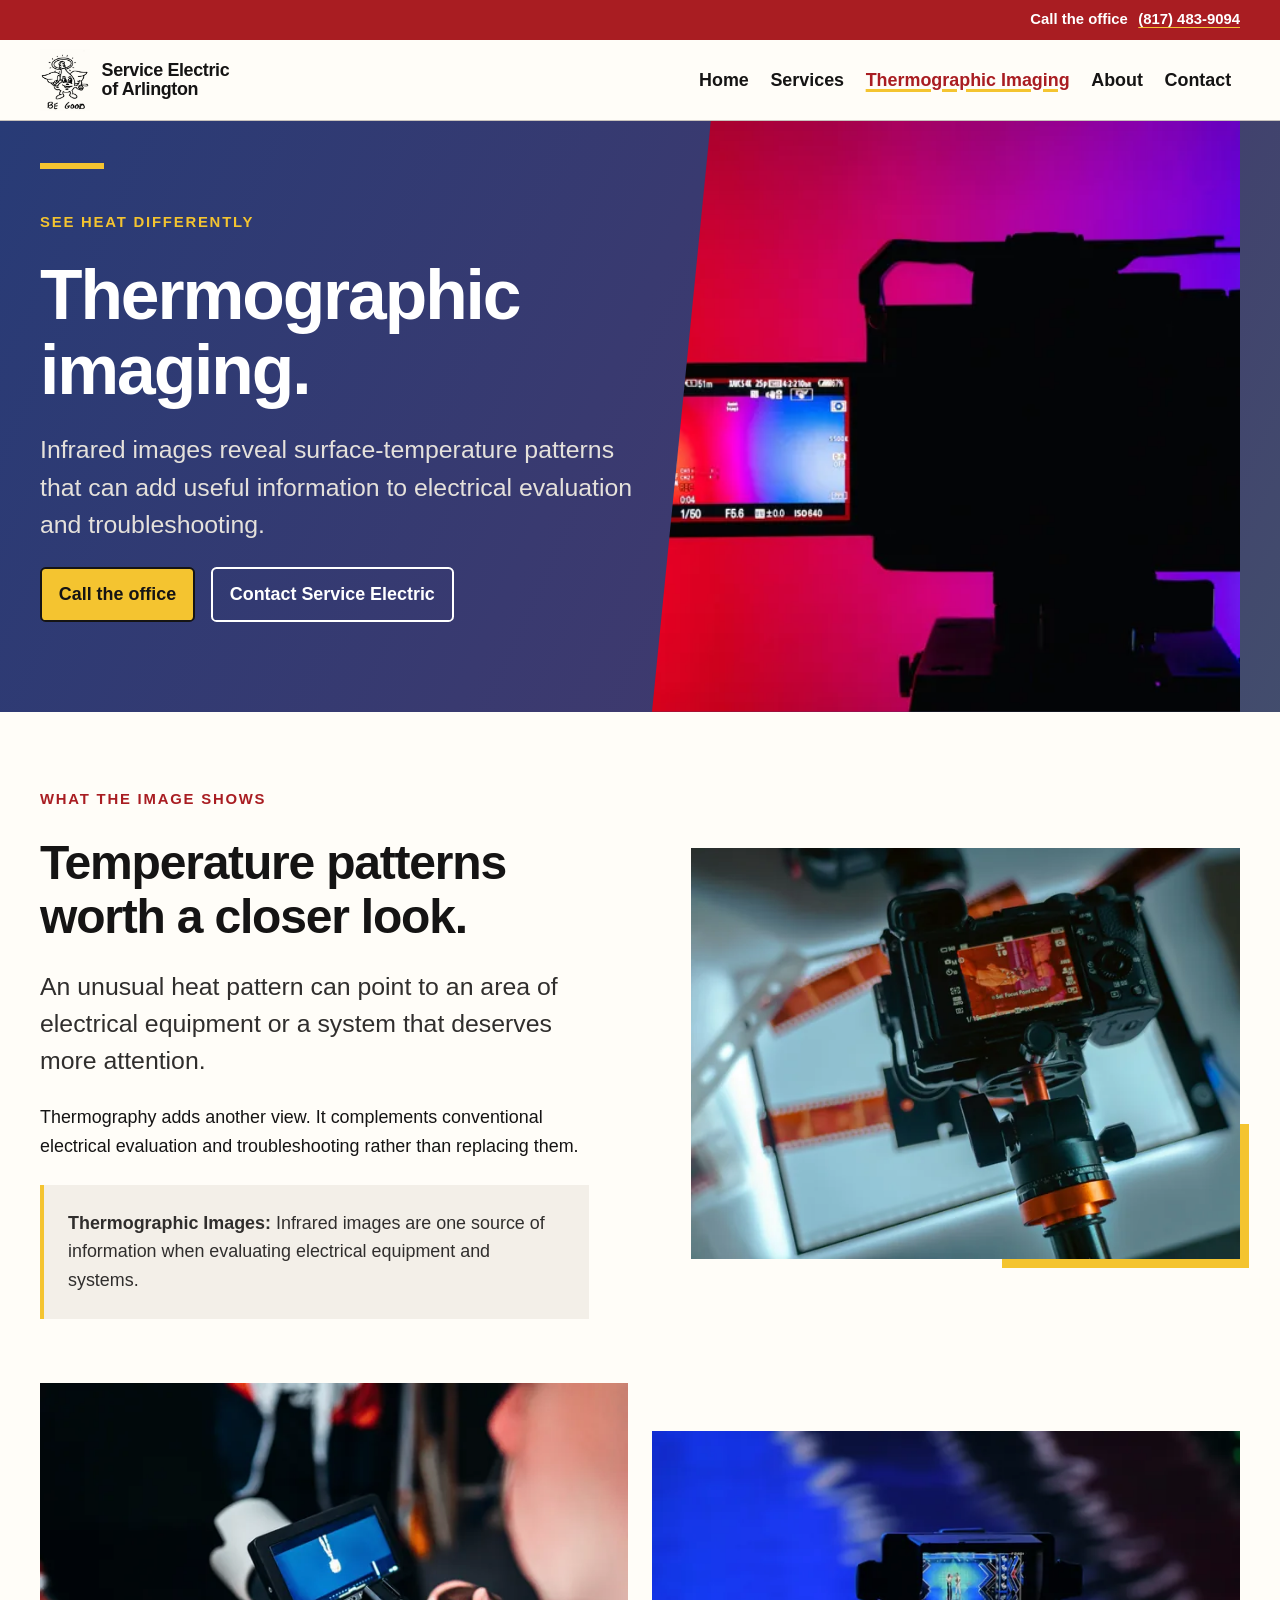
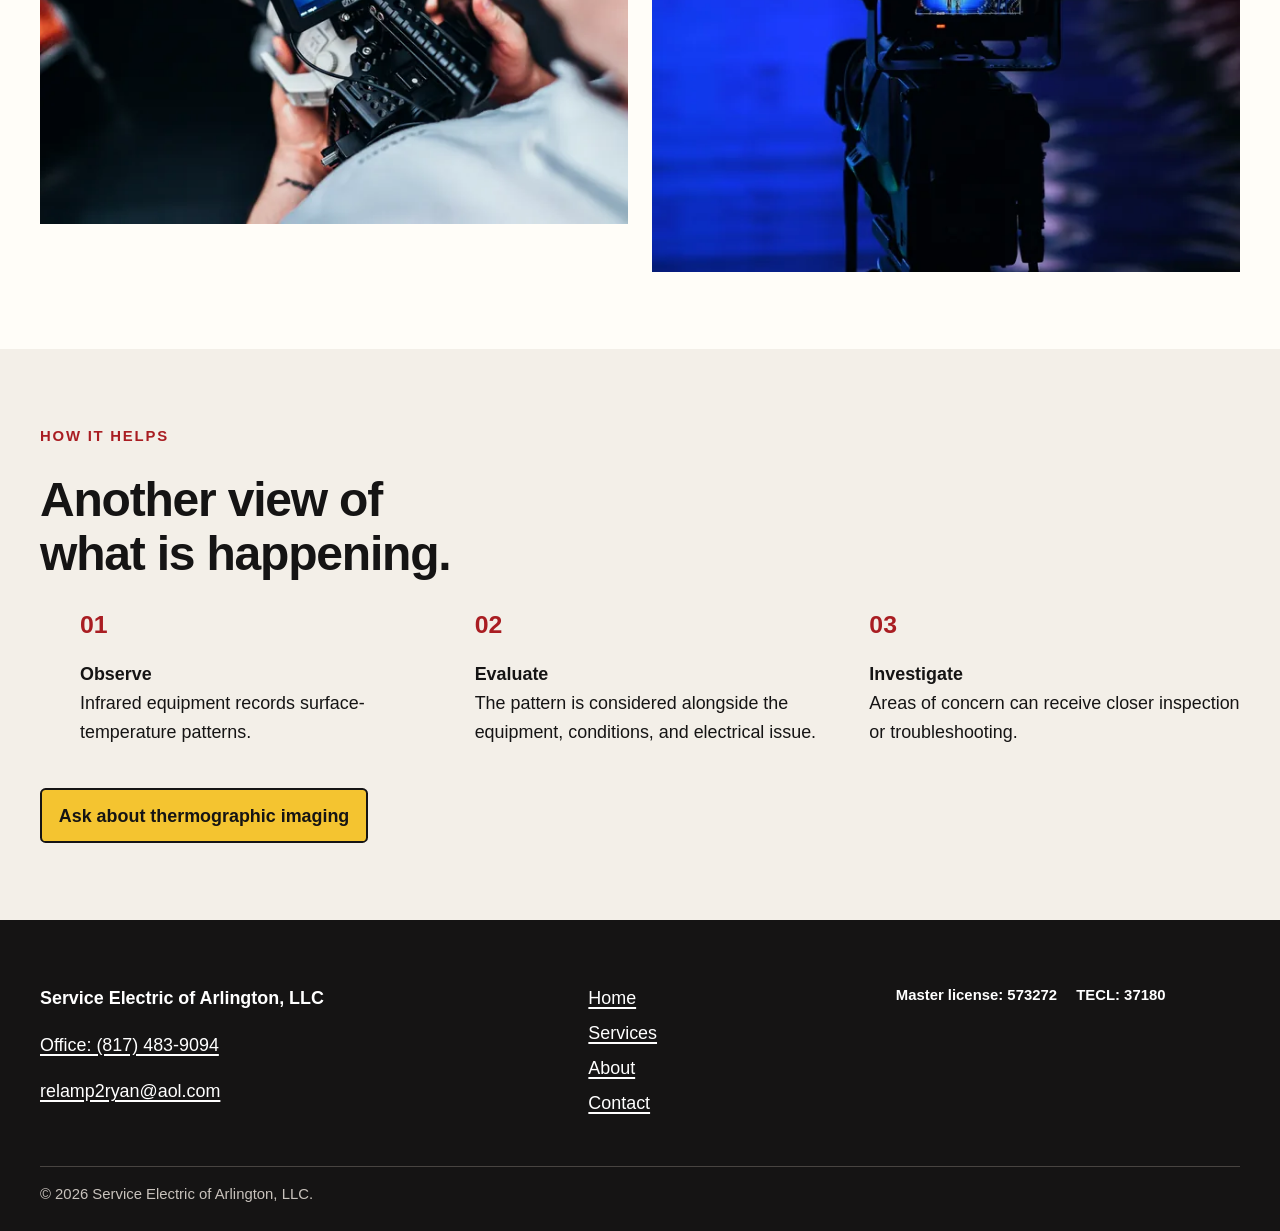
<file: thermographic-imaging.html>
<!doctype html>
<html lang="en">
<head>
  <meta charset="utf-8"><meta name="viewport" content="width=device-width, initial-scale=1">
  <title>Thermographic Imaging | Service Electric of Arlington</title>
  <meta name="description" content="Infrared thermographic imaging for electrical evaluation and troubleshooting across Dallas-Fort Worth from Service Electric of Arlington, LLC.">
  <link rel="canonical" href="https://service-electric.example.invalid/thermographic-imaging.html" data-placeholder="Replace with verified production URL">
  <meta property="og:type" content="website"><meta property="og:title" content="Thermographic Imaging | Service Electric"><meta property="og:description" content="Infrared imaging for electrical evaluation and troubleshooting across DFW."><meta property="og:url" content="https://service-electric.example.invalid/thermographic-imaging.html" data-placeholder="Replace before launch"><meta property="og:image" content="https://service-electric.example.invalid/assets/optimized/images/thermal-display-1200.webp" data-placeholder="Replace origin before launch">
  <meta name="twitter:card" content="summary_large_image"><meta name="twitter:title" content="Thermographic Imaging | Service Electric"><meta name="twitter:description" content="Infrared imaging for electrical evaluation and troubleshooting."><meta name="twitter:image" content="https://service-electric.example.invalid/assets/optimized/images/thermal-display-1200.webp" data-placeholder="Replace origin before launch">
  <link rel="icon" href="assets/optimized/images/service-electric-logo-160.webp" type="image/webp"><link rel="stylesheet" href="assets/optimized/css/tokens.css"><link rel="stylesheet" href="assets/optimized/css/base.css"><link rel="stylesheet" href="assets/optimized/css/components.css"><link rel="stylesheet" href="assets/optimized/css/pages.css"><script src="assets/optimized/js/navigation.js" defer></script>
  <script type="application/ld+json">{"@context":"https://schema.org","@type":"Service","name":"Thermographic Imaging","alternateName":"Thermographic Images","description":"Infrared imaging used to observe surface-temperature patterns when evaluating electrical equipment or systems.","areaServed":"Dallas-Fort Worth","provider":{"@type":"Electrician","name":"Service Electric of Arlington, LLC","telephone":"+1-817-483-9094","email":"relamp2ryan@aol.com"}}</script>
</head>
<body><a class="skip-link" href="#main">Skip to main content</a>
<header class="site-header"><div class="contact-bar"><div class="shell contact-bar__inner"><span>Call the office</span><a href="tel:+18174839094">(817) 483-9094</a></div></div><div class="shell nav-wrap"><a class="brand" href="index.html" aria-label="Service Electric of Arlington home"><img src="assets/optimized/images/service-electric-logo-160.webp" width="160" height="199" alt=""><span>Service Electric<br>of Arlington</span></a><button class="nav-toggle" type="button" data-nav-toggle aria-expanded="false" aria-controls="site-navigation">Menu</button><nav class="site-nav" id="site-navigation" data-navigation data-open="false" aria-label="Primary"><ul><li><a href="index.html">Home</a></li><li><a href="services.html">Services</a></li><li><a href="thermographic-imaging.html" aria-current="page">Thermographic Imaging</a></li><li><a href="about.html">About</a></li><li><a href="contact.html">Contact</a></li></ul></nav></div></header>
<main id="main">
  <section class="hero thermal-band"><div class="shell hero__grid"><div class="hero__copy stack"><p class="eyebrow">See heat differently</p><h1>Thermographic imaging.</h1><p class="kicker">Infrared images reveal surface-temperature patterns that can add useful information to electrical evaluation and troubleshooting.</p><div class="button-row"><a class="button" href="tel:+18174839094">Call the office</a><a class="button button--outline" href="contact.html">Contact Service Electric</a></div></div><picture class="hero__media"><source srcset="assets/optimized/images/thermal-display-720.webp 720w, assets/optimized/images/thermal-display-1200.webp 1200w, assets/optimized/images/thermal-display-1800.webp 1800w" sizes="(min-width: 768px) 50vw, 100vw"><img src="assets/optimized/images/thermal-display-1200.webp" width="1200" height="800" alt="Thermal camera silhouetted against red and blue light" fetchpriority="high"></picture></div></section>
  <section class="section"><div class="shell"><div class="media-split"><div class="stack"><p class="eyebrow">What the image shows</p><h2>Temperature patterns worth a closer look.</h2><p class="kicker">An unusual heat pattern can point to an area of electrical equipment or a system that deserves more attention.</p><p>Thermography adds another view. It complements conventional electrical evaluation and troubleshooting rather than replacing them.</p><div class="notice"><strong>Thermographic Images:</strong> Infrared images are one source of information when evaluating electrical equipment and systems.</div></div><div class="media-frame"><picture><source srcset="assets/optimized/images/thermal-camera-640.webp 640w, assets/optimized/images/thermal-camera-960.webp 960w, assets/optimized/images/thermal-camera-1440.webp 1440w" sizes="(min-width: 768px) 45vw, 100vw"><img src="assets/optimized/images/thermal-camera-960.webp" width="960" height="720" alt="Thermal imaging equipment aimed at electrical infrastructure" loading="lazy"></picture></div></div><div class="thermal-gallery"><picture><source srcset="assets/optimized/images/thermal-operator-640.webp 640w, assets/optimized/images/thermal-operator-960.webp 960w, assets/optimized/images/thermal-operator-1440.webp 1440w" sizes="(min-width: 768px) 48vw, 100vw"><img src="assets/optimized/images/thermal-operator-960.webp" width="960" height="720" alt="Person viewing diagnostic imagery on inspection equipment" loading="lazy"></picture><picture><source srcset="assets/optimized/images/thermal-scene-640.webp 640w, assets/optimized/images/thermal-scene-960.webp 960w, assets/optimized/images/thermal-scene-1440.webp 1440w" sizes="(min-width: 768px) 48vw, 100vw"><img src="assets/optimized/images/thermal-scene-960.webp" width="960" height="720" alt="Thermal camera display in a dark inspection setting" loading="lazy"></picture></div></div></section>
  <section class="section section--paper-deep"><div class="shell stack"><p class="eyebrow">How it helps</p><h2>Another view of what is happening.</h2><ol class="process"><li><div><strong>Observe</strong><p>Infrared equipment records surface-temperature patterns.</p></div></li><li><div><strong>Evaluate</strong><p>The pattern is considered alongside the equipment, conditions, and electrical issue.</p></div></li><li><div><strong>Investigate</strong><p>Areas of concern can receive closer inspection or troubleshooting.</p></div></li></ol><a class="button" href="tel:+18174839094">Ask about thermographic imaging</a></div></section>
</main>
<footer class="footer"><div class="shell"><div class="footer__grid"><div class="footer-contact"><strong>Service Electric of Arlington, LLC</strong><a href="tel:+18174839094">Office: (817) 483-9094</a><a href="mailto:relamp2ryan@aol.com">relamp2ryan@aol.com</a></div><nav aria-label="Footer"><ul><li><a href="index.html">Home</a></li><li><a href="services.html">Services</a></li><li><a href="about.html">About</a></li><li><a href="contact.html">Contact</a></li></ul></nav><div class="license-line"><span>Master license: 573272</span><span>TECL: 37180</span></div></div><p class="footer__bottom">&copy; 2026 Service Electric of Arlington, LLC.</p></div></footer>
</body></html>
</file>
<file: assets/optimized/css/tokens.css>
:root {
  --red-700: #a91d22;
  --red-600: #c6262d;
  --red-500: #de3036;
  --yellow-500: #f4c430;
  --yellow-300: #ffe078;
  --ink-950: #151414;
  --ink-800: #302e2d;
  --steel-600: #666260;
  --steel-300: #c8c2bc;
  --paper: #fffdf8;
  --paper-deep: #f3efe8;
  --white: #fff;
  --thermal-blue: #283b76;
  --font-sans: "Segoe UI", "Helvetica Neue", Arial, sans-serif;
  --font-display: "Trebuchet MS", "Aptos Display", "Segoe UI", Arial, sans-serif;
  --step--1: clamp(0.84rem, 0.81rem + 0.15vw, 0.94rem);
  --step-0: clamp(1rem, 0.96rem + 0.2vw, 1.13rem);
  --step-1: clamp(1.2rem, 1.08rem + 0.59vw, 1.58rem);
  --step-2: clamp(1.44rem, 1.2rem + 1.2vw, 2.2rem);
  --step-3: clamp(1.8rem, 1.4rem + 2vw, 3rem);
  --step-4: clamp(2.25rem, 1.55rem + 3.5vw, 4.35rem);
  --space-1: 0.5rem;
  --space-2: 0.75rem;
  --space-3: 1rem;
  --space-4: 1.5rem;
  --space-5: 2rem;
  --space-6: 3rem;
  --space-7: clamp(3.5rem, 6vw, 5.75rem);
  --content: 75rem;
  --reading: 43rem;
  --radius: 0.35rem;
  --shadow: 0 1.25rem 3.5rem rgb(21 20 20 / 14%);
}
</file>
<file: assets/optimized/css/base.css>
*, *::before, *::after { box-sizing: border-box; }
html { color-scheme: light; scroll-behavior: smooth; }
body {
  margin: 0;
  background: var(--paper);
  color: var(--ink-950);
  font-family: var(--font-sans);
  font-size: var(--step-0);
  line-height: 1.6;
  text-rendering: optimizeLegibility;
}
img { display: block; max-width: 100%; height: auto; }
a { color: inherit; text-decoration-thickness: 0.09em; text-underline-offset: 0.18em; }
a:hover { text-decoration-color: var(--red-600); }
button, input, textarea { font: inherit; }
button { cursor: pointer; }
:focus-visible { outline: 0.2rem solid var(--yellow-500); outline-offset: 0.2rem; }
h1, h2, h3 { font-family: var(--font-display); margin: 0; font-weight: 800; text-wrap: balance; }
h1 { max-width: 15ch; font-size: var(--step-4); line-height: 1.07; letter-spacing: -0.03em; }
h2 { max-width: 21ch; font-size: var(--step-3); line-height: 1.12; letter-spacing: -0.025em; }
h3 { font-size: var(--step-2); line-height: 1.18; letter-spacing: -0.015em; }
p { margin: 0; }
ul { margin: 0; padding: 0; }
.skip-link { position: fixed; top: 0.5rem; left: 0.5rem; z-index: 100; padding: 0.65rem 1rem; background: var(--ink-950); color: var(--white); transform: translateY(-150%); }
.skip-link:focus { transform: none; }
.shell { width: min(100% - 2rem, var(--content)); margin-inline: auto; }
.reading { max-width: var(--reading); }
.eyebrow { color: var(--red-700); font-size: var(--step--1); font-weight: 800; letter-spacing: 0.12em; text-transform: uppercase; }
.kicker { max-width: 39rem; color: var(--ink-800); font-size: var(--step-1); line-height: 1.5; }
.stack > * + * { margin-top: var(--space-4); }
.stack--tight > * + * { margin-top: var(--space-3); }
.section { padding-block: var(--space-7); }
.section--compact { padding-block: clamp(2.75rem, 5vw, 4.5rem); }
.section--ink { background: var(--ink-950); color: var(--white); }
.section--paper-deep { background: var(--paper-deep); }
.button { display: inline-flex; min-height: 3rem; align-items: center; justify-content: center; border: 0.13rem solid var(--ink-950); border-radius: var(--radius); padding: 0.7rem 1.05rem; background: var(--yellow-500); color: var(--ink-950); font-weight: 800; text-decoration: none; }
.button:hover { background: var(--yellow-300); text-decoration: none; }
.button--outline { background: transparent; color: currentColor; border-color: currentColor; }
.button--outline:hover { background: var(--white); color: var(--ink-950); }
.button-row { display: flex; flex-wrap: wrap; gap: var(--space-3); }
.notice { border-left: 0.3rem solid var(--yellow-500); padding: var(--space-4); background: var(--paper-deep); color: var(--ink-800); }
.license-line { display: flex; flex-wrap: wrap; gap: 0.4rem 1.2rem; font-size: var(--step--1); font-weight: 700; }
@media (prefers-reduced-motion: reduce) { html { scroll-behavior: auto; } *, *::before, *::after { animation-duration: 0.01ms !important; animation-iteration-count: 1 !important; transition-duration: 0.01ms !important; } }
@media (max-width: 30rem) { h1 { max-width: 16ch; } .button-row { align-items: stretch; flex-direction: column; } }
</file>
<file: assets/optimized/css/components.css>
.site-header { position: relative; z-index: 20; border-bottom: 1px solid var(--steel-300); background: rgb(255 253 248 / 96%); }
.contact-bar { background: var(--red-700); color: var(--white); font-size: var(--step--1); font-weight: 700; }
.contact-bar__inner { min-height: 2.5rem; display: flex; align-items: center; justify-content: flex-end; gap: 0.65rem; }
.contact-bar a { min-height: 2.5rem; display: inline-flex; align-items: center; font-weight: 800; text-decoration-color: var(--yellow-500); }
.nav-wrap { min-height: 5rem; display: flex; align-items: center; justify-content: space-between; gap: 1rem; }
.brand { display: flex; align-items: center; gap: 0.7rem; font-weight: 900; line-height: 1.05; text-decoration: none; }
.brand img { width: 3.15rem; height: auto; flex: 0 0 auto; mix-blend-mode: multiply; }
.brand span { max-width: 11rem; font-family: var(--font-display); letter-spacing: -0.02em; }
.nav-toggle { display: inline-flex; min-width: 3rem; min-height: 3rem; align-items: center; justify-content: center; border: 0.1rem solid var(--ink-950); border-radius: var(--radius); background: transparent; font-weight: 800; }
.site-nav { display: none; position: absolute; inset: 100% 0 auto; border-bottom: 1px solid var(--steel-300); background: var(--paper); padding: 1rem; box-shadow: var(--shadow); }
.site-nav[data-open="true"] { display: block; }
.site-nav ul { list-style: none; }
.site-nav a { display: block; min-height: 2.75rem; padding: 0.6rem; font-weight: 750; text-decoration: none; }
.site-nav a[aria-current="page"] { color: var(--red-700); text-decoration: underline; text-decoration-color: var(--yellow-500); text-decoration-thickness: 0.2rem; }
.hero { overflow: hidden; background: var(--ink-950); color: var(--white); }
.hero__grid { display: grid; }
.hero__copy { position: relative; z-index: 1; padding-block: clamp(3.75rem, 7vw, 6.25rem); }
.hero__copy::before { content: ""; position: absolute; width: 4rem; height: 0.42rem; top: 2.6rem; background: var(--yellow-500); }
.hero__media { min-height: 19rem; }
.hero__media img { width: 100%; height: 100%; object-fit: cover; }
.hero .eyebrow { color: var(--yellow-500); }
.hero .kicker { color: #e5e1db; }
.page-intro { border-bottom: 1px solid var(--steel-300); padding-block: clamp(3rem, 5.5vw, 5rem); }
.page-intro__grid { display: grid; gap: var(--space-5); }
.cards { display: grid; gap: var(--space-4); margin-top: clamp(2rem, 4vw, 3rem); }
.card { position: relative; border-top: 0.32rem solid var(--red-600); padding: var(--space-5); background: var(--white); box-shadow: 0 0.4rem 1.8rem rgb(21 20 20 / 8%); }
.card::after { content: ""; position: absolute; right: 1.25rem; top: 1.25rem; width: 0.6rem; height: 0.6rem; background: var(--yellow-500); }
.card p { margin-top: var(--space-3); color: var(--ink-800); }
.media-split { display: grid; gap: var(--space-5); align-items: center; }
.media-frame { position: relative; }
.media-frame::after { content: ""; position: absolute; inset: auto -0.55rem -0.55rem auto; width: 45%; height: 35%; z-index: -1; background: var(--yellow-500); }
.media-frame img { width: 100%; aspect-ratio: 4 / 3; object-fit: cover; }
.photo-pair { display: grid; grid-template-columns: 0.82fr 1.18fr; gap: clamp(0.75rem, 2vw, 1.5rem); align-items: end; }
.photo-pair picture:first-child { margin-bottom: clamp(1.5rem, 5vw, 4rem); }
.photo-pair img { width: 100%; height: 100%; object-fit: cover; }
.photo-pair picture:first-child img { aspect-ratio: 4 / 5; }
.photo-pair picture:last-child img { aspect-ratio: 4 / 3; }
.wide-photo { position: relative; overflow: hidden; }
.wide-photo img { width: 100%; aspect-ratio: 3 / 2; object-fit: cover; }
.wide-photo::after { content: ""; position: absolute; inset: auto 0 0; height: 0.4rem; background: var(--red-600); }
.service-list { list-style: none; display: grid; gap: 1px; background: var(--steel-300); border: 1px solid var(--steel-300); }
.service-list li { display: grid; gap: 0.35rem; padding: var(--space-4); background: var(--paper); }
.service-list strong { font-size: var(--step-1); }
.meta-strip { background: var(--red-700); color: var(--white); }
.meta-strip__inner { display: flex; flex-wrap: wrap; justify-content: space-between; gap: 1rem; padding-block: 1rem; }
.footer { padding-block: clamp(2.5rem, 5vw, 4rem) var(--space-4); background: var(--ink-950); color: var(--white); }
.footer__grid { display: grid; gap: var(--space-5); }
.footer img { width: 8rem; padding: 0.4rem; background: var(--white); mix-blend-mode: screen; }
.footer nav ul { list-style: none; display: grid; gap: 0.4rem; }
.footer__bottom { margin-top: var(--space-6); padding-top: var(--space-3); border-top: 1px solid #484441; color: #c8c2bc; font-size: var(--step--1); }
.contact-grid { display: grid; gap: var(--space-4); }
.contact-slot { min-height: 9rem; border: 1px dashed var(--steel-600); padding: var(--space-4); }
.contact-slot dt { font-weight: 800; }
.contact-slot dd { margin: 0.4rem 0 0; color: var(--steel-600); }
.contact-slot--primary { border: 0; border-top: 0.32rem solid var(--red-600); background: var(--white); box-shadow: 0 0.4rem 1.8rem rgb(21 20 20 / 8%); }
.contact-slot--primary dd { color: var(--ink-950); }
.contact-link { display: inline-flex; min-height: 2.75rem; align-items: center; font-family: var(--font-display); font-size: var(--step-1); font-weight: 800; }
.contact-finale .wide-photo::after { background: var(--yellow-500); }
.contact-actions { display: flex; flex-wrap: wrap; gap: var(--space-3); }
.footer-contact { display: grid; gap: 0.35rem; }
.footer-contact a { width: fit-content; }
@media (min-width: 56rem) {
  .nav-toggle { display: none; }
  .site-nav { display: block; position: static; border: 0; background: transparent; padding: 0; box-shadow: none; }
  .site-nav ul { display: flex; align-items: center; gap: 0.25rem; }
  .site-nav a { padding-inline: 0.55rem; }
  .hero__grid { grid-template-columns: minmax(0, 1.02fr) minmax(21rem, 0.98fr); }
  .hero__media { min-height: 34rem; clip-path: polygon(10% 0, 100% 0, 100% 100%, 0 100%); }
  .cards { grid-template-columns: repeat(3, 1fr); }
  .media-split { grid-template-columns: repeat(2, minmax(0, 1fr)); gap: clamp(3rem, 8vw, 7rem); }
  .media-split--reverse > :first-child { order: 2; }
  .page-intro__grid { grid-template-columns: 1.15fr 0.85fr; align-items: end; }
  .contact-grid { grid-template-columns: repeat(2, 1fr); }
  .contact-slot--wide { grid-column: 1 / -1; }
  .footer__grid { grid-template-columns: 1.5fr 0.8fr 1fr; }
}
</file>
<file: assets/optimized/css/pages.css>
.home-proof { display: grid; gap: var(--space-5); }
.home-proof__mark { color: var(--red-700); font-family: var(--font-display); font-size: var(--step-3); font-weight: 800; line-height: 1.08; letter-spacing: -0.025em; }
.thermal-band { position: relative; background: var(--thermal-blue); color: var(--white); }
.thermal-band::before { content: ""; position: absolute; inset: 0; opacity: 0.13; background: linear-gradient(115deg, var(--thermal-blue), var(--red-500) 65%, var(--yellow-500)); }
.thermal-band .shell { position: relative; }
.process { counter-reset: steps; display: grid; gap: var(--space-4); list-style: none; }
.process li { counter-increment: steps; display: grid; grid-template-columns: 3rem 1fr; gap: 1rem; align-items: start; }
.process li::before { content: counter(steps, decimal-leading-zero); color: var(--red-700); font-size: var(--step-1); font-weight: 900; }
.identity-section { background: var(--ink-950); color: var(--white); }
.identity-section .eyebrow { color: var(--yellow-500); }
.identity-section .kicker { color: #e5e1db; }
.history-invite { display: grid; max-width: 58rem; gap: var(--space-4); }
.history-invite .button { width: fit-content; }
.artwork-panel { position: relative; width: min(100%, 30rem); margin-inline: auto; padding: clamp(2.5rem, 5vw, 3.5rem) clamp(1.5rem, 4vw, 3rem) clamp(1.5rem, 4vw, 3rem); background: var(--paper); border: 1px solid #ded7ce; box-shadow: var(--shadow); }
.about-logo { width: 100%; margin-inline: auto; background: var(--paper); }
.story-grid { display: grid; gap: var(--space-6); align-items: end; }
.history-year { display: grid; gap: 0.35rem; border-left: 0.45rem solid var(--yellow-500); padding: var(--space-4) var(--space-5); background: var(--red-700); color: var(--white); }
.history-year strong { font-family: var(--font-display); font-size: clamp(3.5rem, 10vw, 7rem); line-height: 0.9; }
.history-year span { font-weight: 800; }
.thermal-gallery { display: grid; gap: var(--space-4); margin-top: clamp(2rem, 5vw, 4rem); }
.thermal-gallery img { width: 100%; aspect-ratio: 4 / 3; object-fit: cover; }
.thermal-gallery picture:nth-child(2) { margin-top: clamp(0rem, 4vw, 3rem); }
.fact-list { list-style: none; border-top: 1px solid var(--steel-300); }
.fact-list li { display: grid; grid-template-columns: minmax(8rem, 0.45fr) 1fr; gap: 1rem; padding-block: 0.9rem; border-bottom: 1px solid var(--steel-300); }
.fact-list strong { color: var(--red-700); }
@media (min-width: 56rem) { .home-proof { grid-template-columns: 0.65fr 1.35fr; align-items: start; } .story-grid { grid-template-columns: 1.25fr 0.75fr; } .process { grid-template-columns: repeat(3, 1fr); } .process li { grid-template-columns: 1fr; } .thermal-gallery { grid-template-columns: repeat(2, 1fr); } }
</file>
